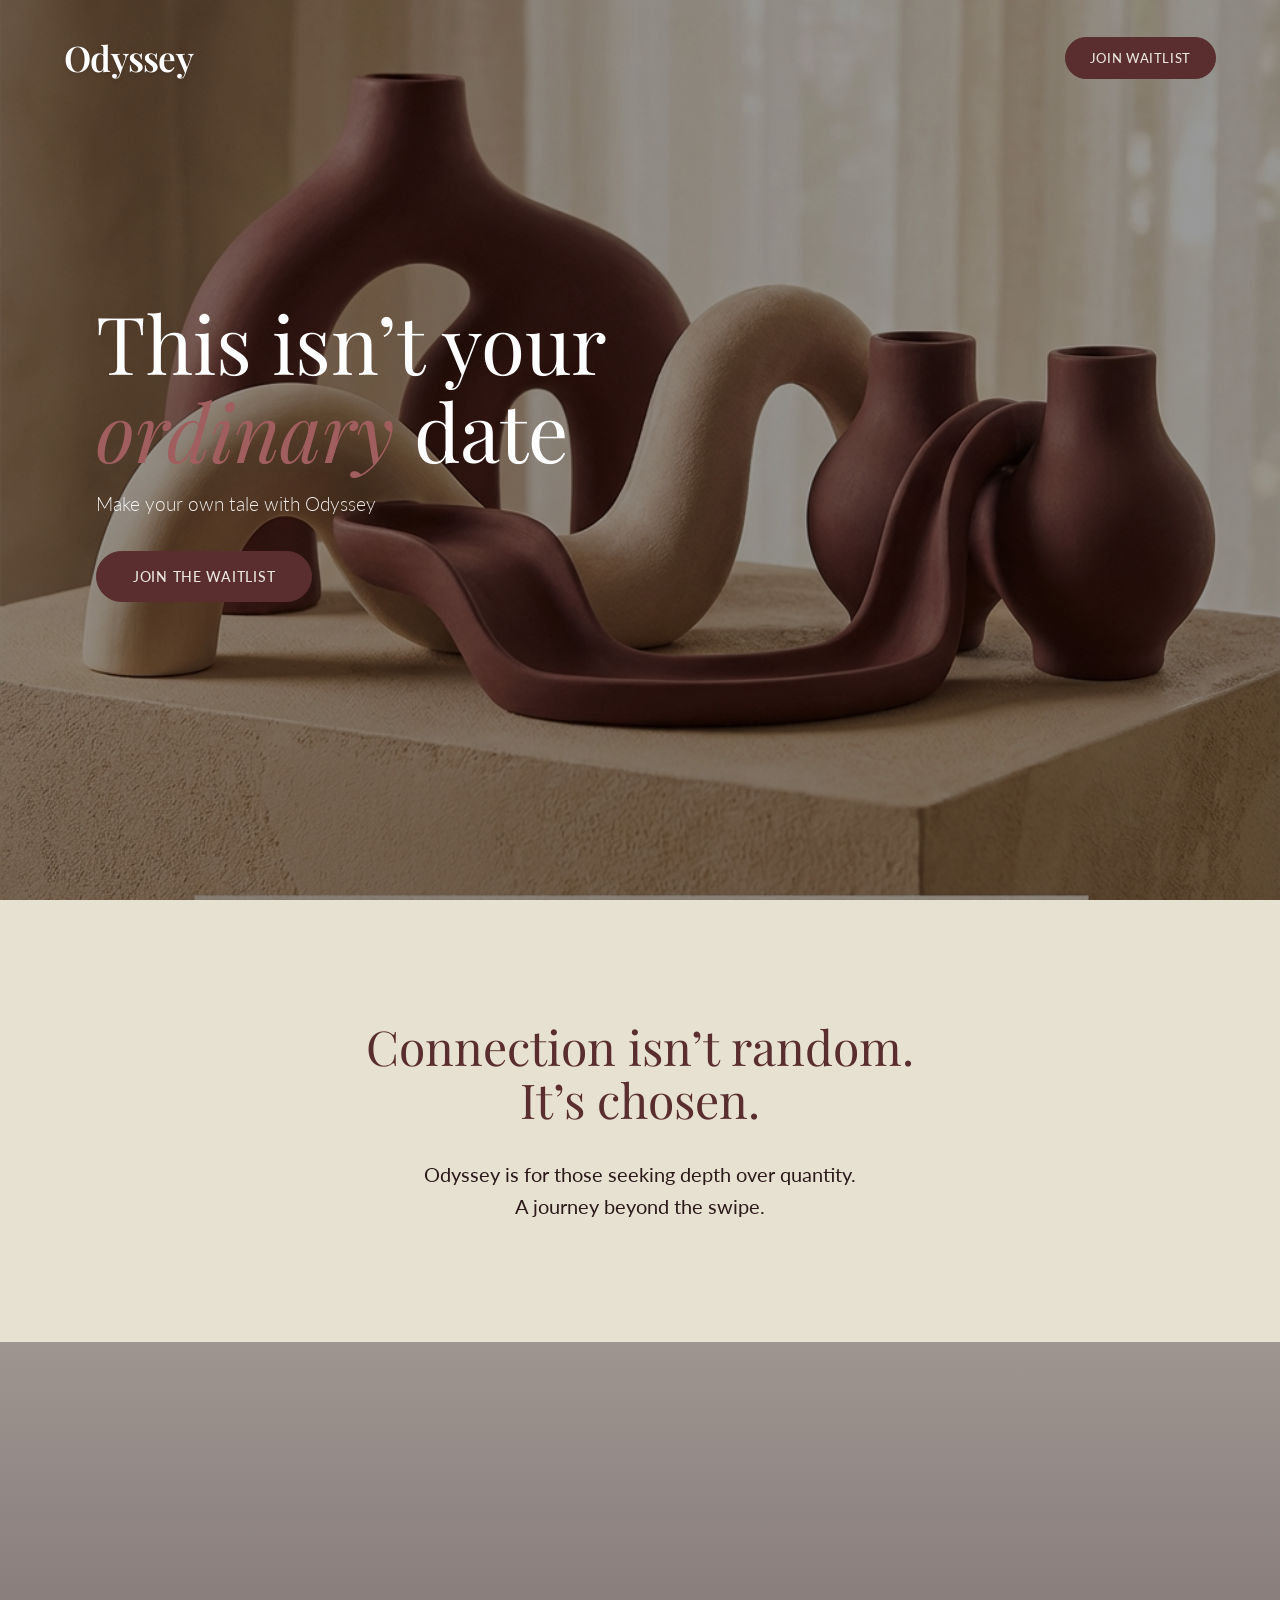
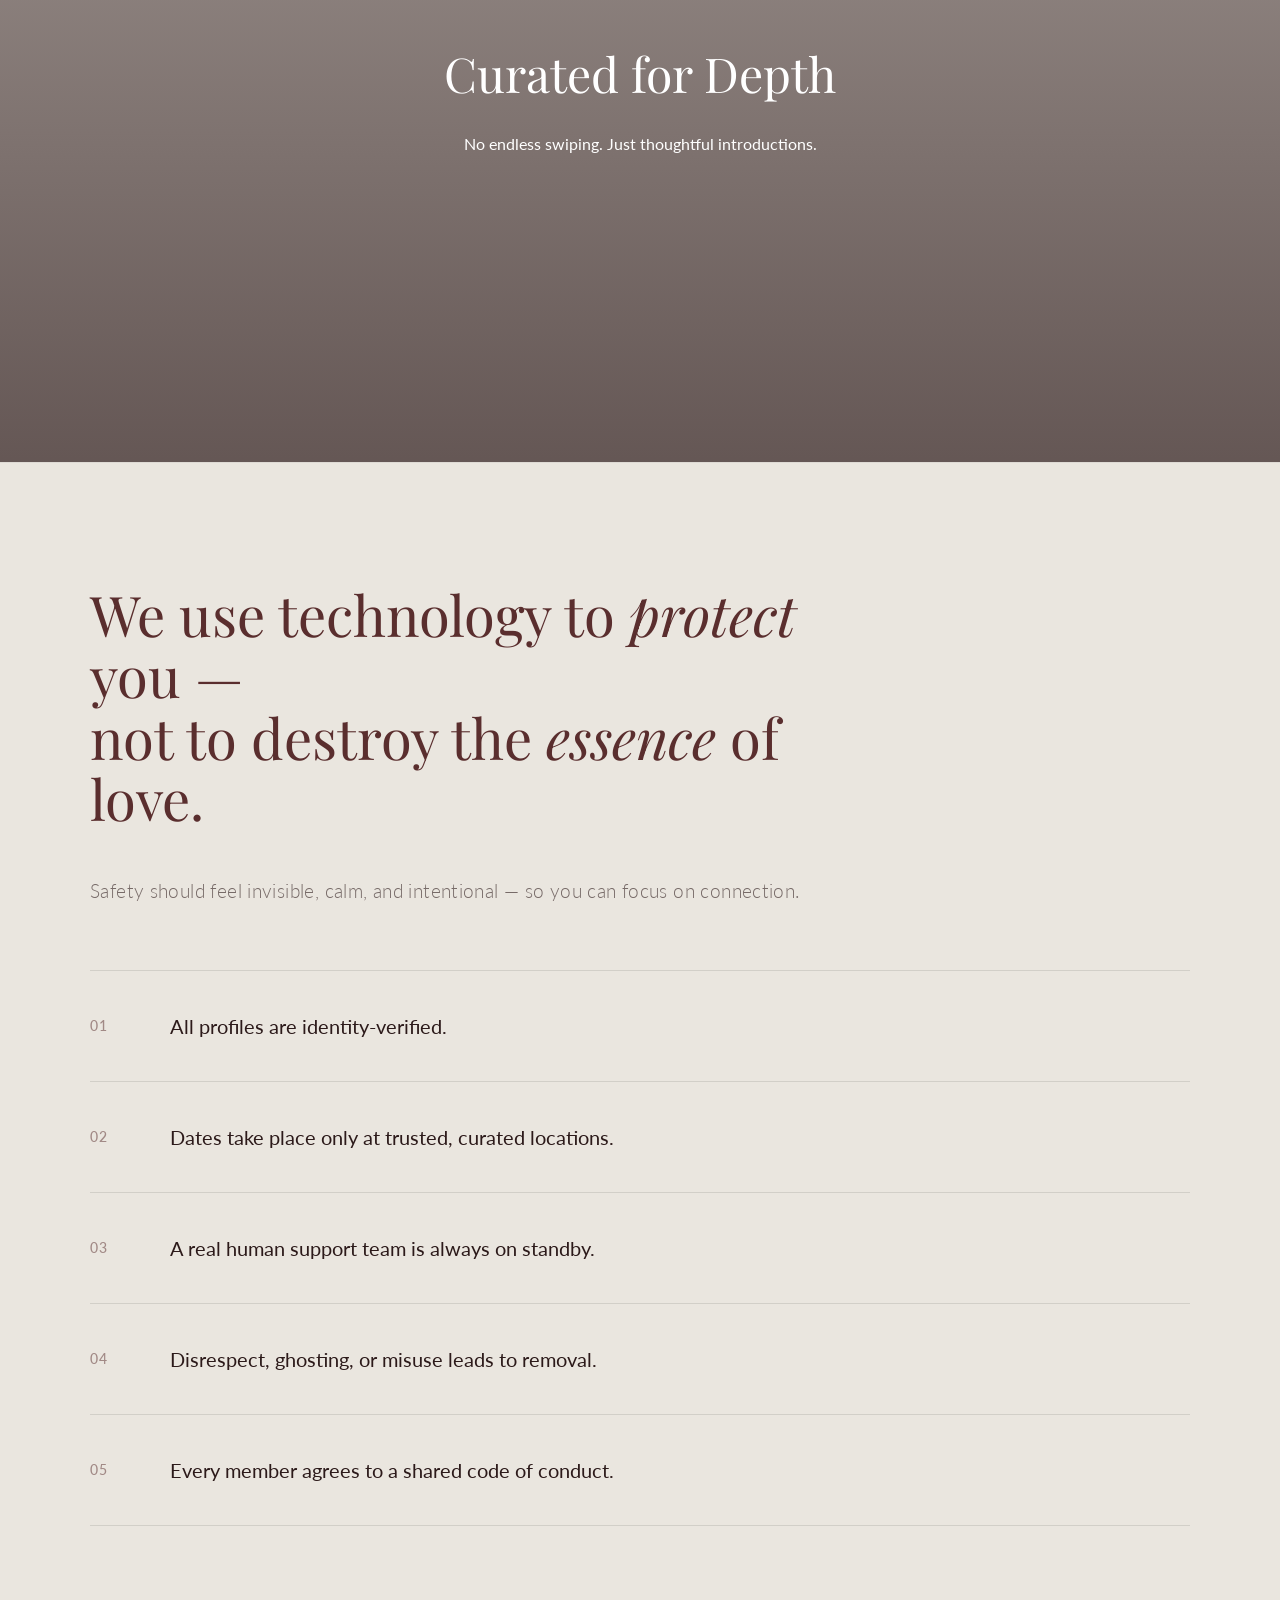
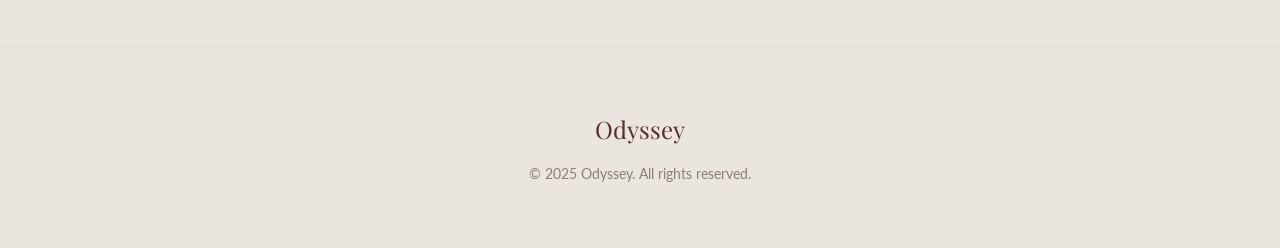
<file: index.html>
<!DOCTYPE html>
<html lang="en">

<head>
    <meta charset="UTF-8">
    <meta name="viewport" content="width=device-width, initial-scale=1.0">
    <title>Odyssey | This isn’t your ordinary date</title>
    <meta name="description"
        content="Odyssey is a premium, minimalist platform redefining intentional connection. Make your own tale with Odyssey.">

    <!-- Google Fonts -->
    <link rel="preconnect" href="https://fonts.googleapis.com">
    <link rel="preconnect" href="https://fonts.gstatic.com" crossorigin>
    <link
        href="https://fonts.googleapis.com/css2?family=Cormorant+Garamond:ital,wght@0,400;0,600;1,400&family=Lato:wght@300;400;700&family=Playfair+Display:wght@400;600;800&display=swap"
        rel="stylesheet">

    <link rel="stylesheet" href="css/reference.css">
</head>

<body>
    <header class="site-header">
        <div class="logo">Odyssey</div>
        <nav class="main-nav">
            <!-- Updated Link: Goes to App Dashboard -->
            <!-- <button class="btn btn-secondary" onclick="window.location.href='app.html'">LOGIN</button> -->
            <!-- Updated Link: Goes to Onboarding -->
            <button class="btn btn-primary" onclick="window.location.href='waitlist.html'">JOIN WAITLIST</button>
        </nav>
    </header>

    <main>
        <!-- Hero Section -->
        <section class="hero">
            <div class="hero-content">
                <h1 class="hero-title">This isn’t your <span class="italic-text">ordinary</span> date</h1>
                <p class="hero-subtitle">Make your own tale with Odyssey</p>
                <div class="cta-group">
                    <!-- Updated Link: Goes to Onboarding -->
                    <button class="btn btn-cta" onclick="window.location.href='waitlist.html'">JOIN THE
                        WAITLIST</button>
                </div>
            </div>
        </section>

        <!-- Vision/Manifesto Section -->
        <section class="vision section-padding">
            <div class="container narrow">
                <h2 class="section-title">Connection isn’t random.<br>It’s chosen.</h2>
                <p class="vision-text">
                    Odyssey is for those seeking depth over quantity.<br>A journey beyond the swipe.
                </p>
            </div>
        </section>

        <!-- Match Discovery Section -->
        <section class="discovery section-padding reveal">
            <video id="discoveryVideo" class="discovery-video-bg" autoplay muted playsinline>
                <source src="videos/discovery_1.mp4" type="video/mp4">
            </video>
            <div class="discovery-overlay"></div>

            <div class="container">
                <div class="section-header">
                    <h2 class="section-title">Curated for Depth</h2>
                    <p class="section-subtitle">No endless swiping. Just thoughtful introductions.</p>
                </div>
            </div>
        </section>
        <!-- Refined Safety & Ethics Section -->
        <section class="safety-section reveal">
            <div class="safety-container">
                <h2 class="safety-title">We use technology to <em>protect</em> you —<br>not to destroy the
                    <em>essence</em> of love.
                </h2>
                <p class="safety-subtitle">Safety should feel invisible, calm, and intentional — so you can focus on
                    connection.</p>

                <div class="safety-grid">
                    <div class="safety-row">
                        <span class="safety-number">01</span>
                        <div class="safety-text">All profiles are identity-verified.</div>
                    </div>
                    <div class="safety-row">
                        <span class="safety-number">02</span>
                        <div class="safety-text">Dates take place only at trusted, curated locations.</div>
                    </div>
                    <div class="safety-row">
                        <span class="safety-number">03</span>
                        <div class="safety-text">A real human support team is always on standby.</div>
                    </div>
                    <div class="safety-row">
                        <span class="safety-number">04</span>
                        <div class="safety-text">Disrespect, ghosting, or misuse leads to removal.</div>
                    </div>
                    <div class="safety-row">
                        <span class="safety-number">05</span>
                        <div class="safety-text">Every member agrees to a shared code of conduct.</div>
                    </div>
                </div>
            </div>
        </section>
    </main>

    <footer class="site-footer">
        <div class="container">
            <div class="footer-brand"
                style="font-family: var(--font-headline); font-size: 1.5rem; color: var(--color-primary);">Odyssey</div>
            <p style="opacity: 0.5; font-size: 0.9rem; margin-top: 1rem;">&copy; 2025 Odyssey. All rights reserved.</p>
        </div>
    </footer>

    <script src="js/reference.js"></script>
</body>

</html>
</file>
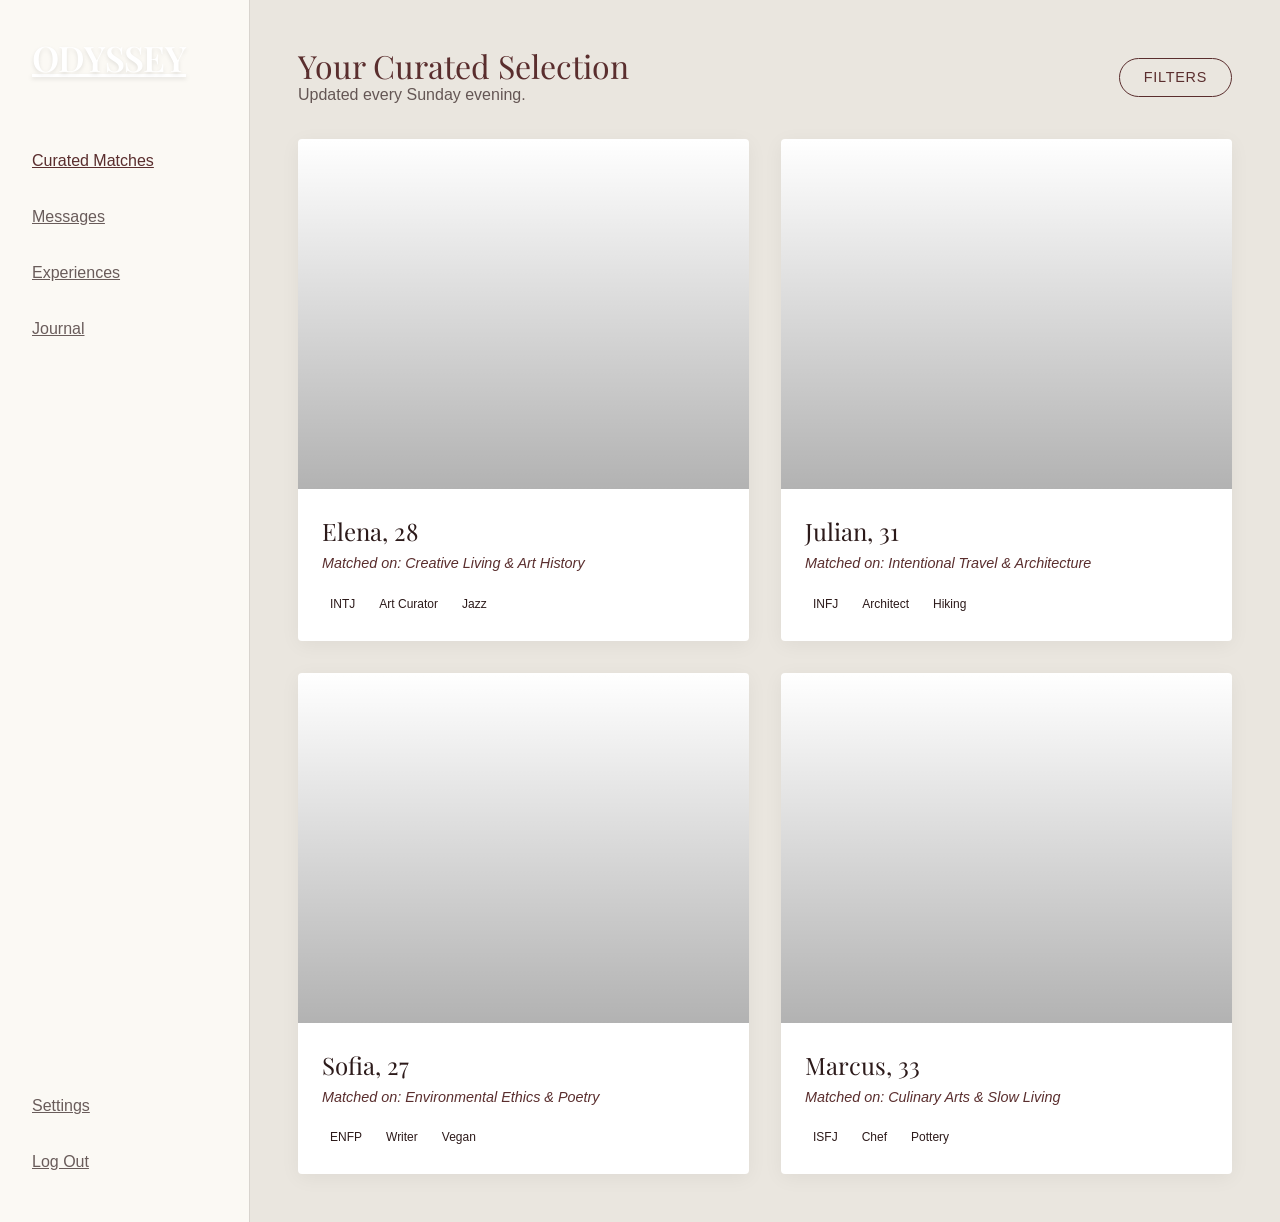
<file: app.html>
<!DOCTYPE html>
<html lang="en">

<head>
    <meta charset="UTF-8">
    <meta name="viewport" content="width=device-width, initial-scale=1.0">
    <title>Odyssey | Curated Matches</title>

    <!-- Google Fonts -->
    <link rel="preconnect" href="https://fonts.googleapis.com">
    <link rel="preconnect" href="https://fonts.gstatic.com" crossorigin>
    <link
        href="https://fonts.googleapis.com/css2?family=Cormorant+Garamond:ital,wght@1,400;1,600&family=Inter:wght@300;400;500&family=Playfair+Display:ital,wght@0,400;0,600;1,400&display=swap"
        rel="stylesheet">

    <!-- CSS -->
    <link rel="stylesheet" href="css/reference.css">
    <!-- <link rel="stylesheet" href="css/components.css"> -->

    <style>
        .app-layout {
            display: grid;
            grid-template-columns: 250px 1fr;
            min-height: 100vh;
        }

        .sidebar {
            background-color: #FBF9F4;
            /* Lighter beige */
            border-right: 1px solid var(--color-stone);
            padding: 2rem;
            display: flex;
            flex-direction: column;
        }

        .nav-item {
            display: flex;
            align-items: center;
            padding: 1rem 0;
            color: var(--color-charcoal);
            font-family: var(--font-sans);
            font-weight: 500;
            opacity: 0.7;
            transition: 0.3s;
        }

        .nav-item:hover,
        .nav-item.active {
            opacity: 1;
            color: var(--color-mehroon);
        }

        .main-content {
            padding: 3rem;
            background-color: var(--color-beige);
        }

        .match-grid {
            display: grid;
            grid-template-columns: repeat(auto-fill, minmax(300px, 1fr));
            gap: 2rem;
            margin-top: 2rem;
        }

        .match-card {
            background: #fff;
            border-radius: 4px;
            overflow: hidden;
            box-shadow: 0 4px 20px rgba(0, 0, 0, 0.05);
            transition: 0.3s;
        }

        .match-card:hover {
            transform: translateY(-4px);
            box-shadow: 0 8px 30px rgba(0, 0, 0, 0.08);
        }

        .match-img {
            height: 350px;
            background-color: #ddd;
            position: relative;
        }

        .match-info {
            padding: 1.5rem;
        }

        .match-name {
            font-family: var(--font-serif);
            font-size: 1.5rem;
            margin-bottom: 0.25rem;
        }

        .match-reason {
            font-size: 0.9rem;
            color: var(--color-mehroon);
            font-style: italic;
            font-family: var(--font-accent);
            margin-bottom: 1rem;
        }

        .tags {
            display: flex;
            flex-wrap: wrap;
            gap: 0.5rem;
        }

        .tag {
            font-size: 0.75rem;
            padding: 0.25rem 0.5rem;
            background-color: var(--color-beige-dark);
            border-radius: 4px;
            color: var(--color-charcoal);
        }
    </style>
</head>

<body>

    <div class="app-layout">
        <!-- Sidebar -->
        <aside class="sidebar">
            <a href="index.html" class="logo" style="margin-bottom: 3rem;">ODYSSEY</a>

            <nav>
                <a href="app.html" class="nav-item active">Curated Matches</a>
                <a href="messages.html" class="nav-item">Messages</a>
                <a href="experiences.html" class="nav-item">Experiences</a>
                <a href="journal.html" class="nav-item">Journal</a>
            </nav>

            <div style="margin-top: auto;">
                <a href="#" class="nav-item">Settings</a>
                <a href="index.html" class="nav-item">Log Out</a>
            </div>
        </aside>

        <!-- Main Content -->
        <main class="main-content">
            <header style="display: flex; justify-content: space-between; align-items: center; margin-bottom: 2rem;">
                <div>
                    <h2 style="font-family: var(--font-serif); font-size: 2rem;">Your Curated Selection</h2>
                    <p style="color: var(--color-charcoal); opacity: 0.7;">Updated every Sunday evening.</p>
                </div>
                <div class="btn btn-secondary" style="padding: 0.5rem 1.5rem; font-size: 0.9rem;">Filters</div>
            </header>

            <div class="match-grid">
                <!-- Card 1 -->
                <div class="match-card">
                    <div class="match-img"
                        style="background: linear-gradient(to bottom, transparent, rgba(0,0,0,0.3)), url('https://images.unsplash.com/photo-1534528741775-53994a69daeb?auto=format&fit=crop&w=500&q=60') center/cover;">
                    </div>
                    <div class="match-info">
                        <div class="match-name">Elena, 28</div>
                        <div class="match-reason">Matched on: Creative Living & Art History</div>
                        <div class="tags">
                            <span class="tag">INTJ</span>
                            <span class="tag">Art Curator</span>
                            <span class="tag">Jazz</span>
                        </div>
                    </div>
                </div>

                <!-- Card 2 -->
                <div class="match-card">
                    <div class="match-img"
                        style="background: linear-gradient(to bottom, transparent, rgba(0,0,0,0.3)), url('https://images.unsplash.com/photo-1507003211169-0a1dd7228f2d?auto=format&fit=crop&w=500&q=60') center/cover;">
                    </div>
                    <div class="match-info">
                        <div class="match-name">Julian, 31</div>
                        <div class="match-reason">Matched on: Intentional Travel & Architecture</div>
                        <div class="tags">
                            <span class="tag">INFJ</span>
                            <span class="tag">Architect</span>
                            <span class="tag">Hiking</span>
                        </div>
                    </div>
                </div>

                <!-- Card 3 -->
                <div class="match-card">
                    <div class="match-img"
                        style="background: linear-gradient(to bottom, transparent, rgba(0,0,0,0.3)), url('https://images.unsplash.com/photo-1524504388940-b1c1722653e1?auto=format&fit=crop&w=500&q=60') center/cover;">
                    </div>
                    <div class="match-info">
                        <div class="match-name">Sofia, 27</div>
                        <div class="match-reason">Matched on: Environmental Ethics & Poetry</div>
                        <div class="tags">
                            <span class="tag">ENFP</span>
                            <span class="tag">Writer</span>
                            <span class="tag">Vegan</span>
                        </div>
                    </div>
                </div>

                <!-- Card 4 -->
                <div class="match-card">
                    <div class="match-img"
                        style="background: linear-gradient(to bottom, transparent, rgba(0,0,0,0.3)), url('https://images.unsplash.com/photo-1500648767791-00dcc994a43e?auto=format&fit=crop&w=500&q=60') center/cover;">
                    </div>
                    <div class="match-info">
                        <div class="match-name">Marcus, 33</div>
                        <div class="match-reason">Matched on: Culinary Arts & Slow Living</div>
                        <div class="tags">
                            <span class="tag">ISFJ</span>
                            <span class="tag">Chef</span>
                            <span class="tag">Pottery</span>
                        </div>
                    </div>
                </div>
            </div>
        </main>
    </div>

    <script src="js/app.js"></script>
</body>

</html>
</file>
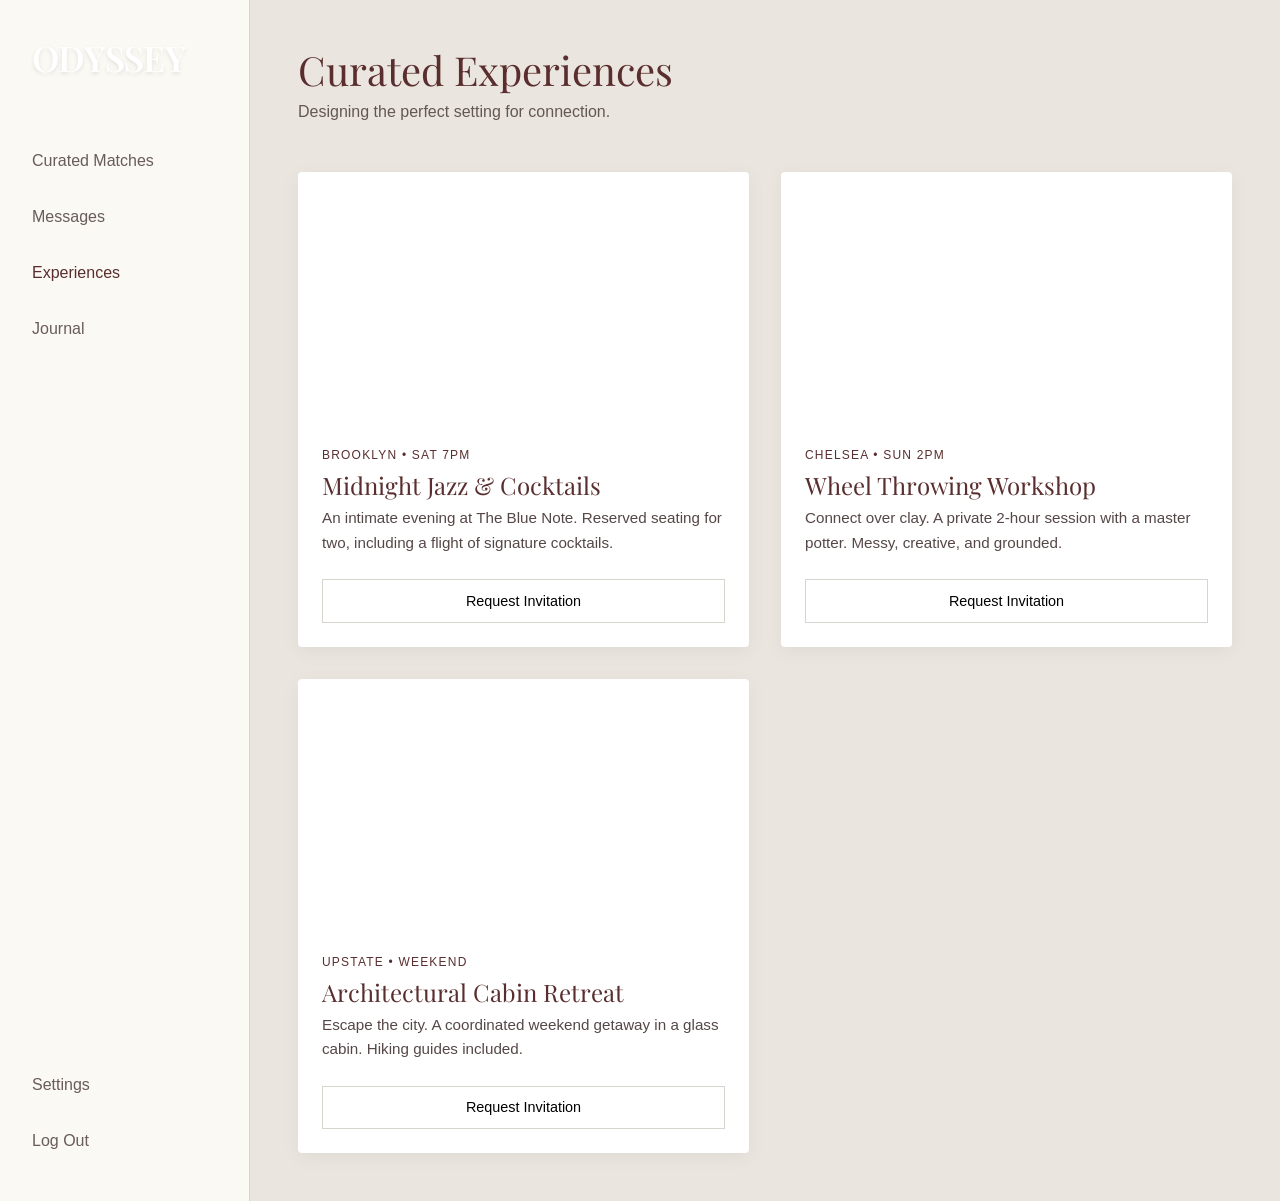
<file: experiences.html>
<!DOCTYPE html>
<html lang="en">

<head>
    <meta charset="UTF-8">
    <meta name="viewport" content="width=device-width, initial-scale=1.0">
    <title>Odyssey | Experiences</title>

    <!-- Fonts & CSS -->
    <link
        href="https://fonts.googleapis.com/css2?family=Cormorant+Garamond:ital,wght@1,400;1,600&family=Inter:wght@300;400;500&family=Playfair+Display:ital,wght@0,400;0,600;1,400&display=swap"
        rel="stylesheet">
    <link rel="stylesheet" href="css/reference.css">

    <style>
        /* Reusing App Layout */
        .app-layout {
            display: grid;
            grid-template-columns: 250px 1fr;
            min-height: 100vh;
        }

        .sidebar {
            background-color: #FBF9F4;
            border-right: 1px solid var(--color-stone);
            padding: 2rem;
            display: flex;
            flex-direction: column;
        }

        .nav-item {
            display: flex;
            align-items: center;
            padding: 1rem 0;
            color: var(--color-charcoal);
            font-family: var(--font-sans);
            font-weight: 500;
            opacity: 0.7;
            text-decoration: none;
            transition: 0.3s;
        }

        .nav-item:hover,
        .nav-item.active {
            opacity: 1;
            color: var(--color-mehroon);
        }

        .main-content {
            padding: 3rem;
            background-color: var(--color-beige);
        }

        /* Experience Cards */
        .exp-grid {
            display: grid;
            grid-template-columns: repeat(auto-fill, minmax(350px, 1fr));
            gap: 2rem;
        }

        .exp-card {
            background: #fff;
            border-radius: 4px;
            overflow: hidden;
            box-shadow: 0 4px 20px rgba(0, 0, 0, 0.05);
            transition: 0.3s;
            position: relative;
        }

        .exp-card:hover {
            transform: translateY(-4px);
            box-shadow: 0 8px 30px rgba(0, 0, 0, 0.08);
        }

        .exp-img {
            height: 250px;
            background-color: #ddd;
            position: relative;
        }

        .exp-content {
            padding: 1.5rem;
        }

        .exp-tag {
            font-size: 0.75rem;
            text-transform: uppercase;
            letter-spacing: 0.1em;
            color: var(--color-mehroon);
            margin-bottom: 0.5rem;
            display: block;
        }

        .exp-title {
            font-family: var(--font-serif);
            font-size: 1.5rem;
            margin-bottom: 0.5rem;
        }

        .exp-desc {
            font-size: 0.95rem;
            opacity: 0.8;
            margin-bottom: 1.5rem;
            line-height: 1.6;
        }

        .btn-book {
            width: 100%;
            padding: 0.8rem;
            text-align: center;
            border: 1px solid var(--color-stone);
            background: transparent;
            cursor: pointer;
            transition: 0.2s;
            font-family: var(--font-sans);
            font-size: 0.9rem;
        }

        .btn-book:hover {
            border-color: var(--color-mehroon);
            color: var(--color-mehroon);
        }
    </style>
</head>

<body>

    <div class="app-layout">
        <aside class="sidebar">
            <a href="index.html" class="logo" style="margin-bottom: 3rem; text-decoration: none;">ODYSSEY</a>
            <nav>
                <a href="app.html" class="nav-item">Curated Matches</a>
                <a href="messages.html" class="nav-item">Messages</a>
                <a href="experiences.html" class="nav-item active">Experiences</a>
                <a href="journal.html" class="nav-item">Journal</a>
            </nav>
            <div style="margin-top: auto;">
                <a href="#" class="nav-item">Settings</a>
                <a href="index.html" class="nav-item">Log Out</a>
            </div>
        </aside>

        <main class="main-content">
            <header style="margin-bottom: 3rem;">
                <h2 style="font-family: var(--font-serif); font-size: 2.5rem; margin-bottom: 0.5rem;">Curated
                    Experiences</h2>
                <p style="opacity: 0.7;">Designing the perfect setting for connection.</p>
            </header>

            <div class="exp-grid">
                <!-- Card 1 -->
                <div class="exp-card">
                    <div class="exp-img"
                        style="background: url('https://images.unsplash.com/photo-1516450360452-9312f5e86fc7?auto=format&fit=crop&w=800&q=80') center/cover;">
                    </div>
                    <div class="exp-content">
                        <span class="exp-tag">Brooklyn • Sat 7PM</span>
                        <h3 class="exp-title">Midnight Jazz & Cocktails</h3>
                        <p class="exp-desc">An intimate evening at The Blue Note. Reserved seating for two, including a
                            flight of signature cocktails.</p>
                        <button class="btn-book" onclick="alert('Reservation Request Sent!')">Request
                            Invitation</button>
                    </div>
                </div>

                <!-- Card 2 -->
                <div class="exp-card">
                    <div class="exp-img"
                        style="background: url('https://images.unsplash.com/photo-1459749411177-287ce3276916?auto=format&fit=crop&w=800&q=80') center/cover;">
                    </div>
                    <div class="exp-content">
                        <span class="exp-tag">Chelsea • Sun 2PM</span>
                        <h3 class="exp-title">Wheel Throwing Workshop</h3>
                        <p class="exp-desc">Connect over clay. A private 2-hour session with a master potter. Messy,
                            creative, and grounded.</p>
                        <button class="btn-book" onclick="alert('Reservation Request Sent!')">Request
                            Invitation</button>
                    </div>
                </div>

                <!-- Card 3 -->
                <div class="exp-card">
                    <div class="exp-img"
                        style="background: url('https://images.unsplash.com/photo-1543007630-9710e4a00a20?auto=format&fit=crop&w=800&q=80') center/cover;">
                    </div>
                    <div class="exp-content">
                        <span class="exp-tag">Upstate • Weekend</span>
                        <h3 class="exp-title">Architectural Cabin Retreat</h3>
                        <p class="exp-desc">Escape the city. A coordinated weekend getaway in a glass cabin. Hiking
                            guides included.</p>
                        <button class="btn-book" onclick="alert('Reservation Request Sent!')">Request
                            Invitation</button>
                    </div>
                </div>
            </div>
        </main>
    </div>

</body>

</html>
</file>
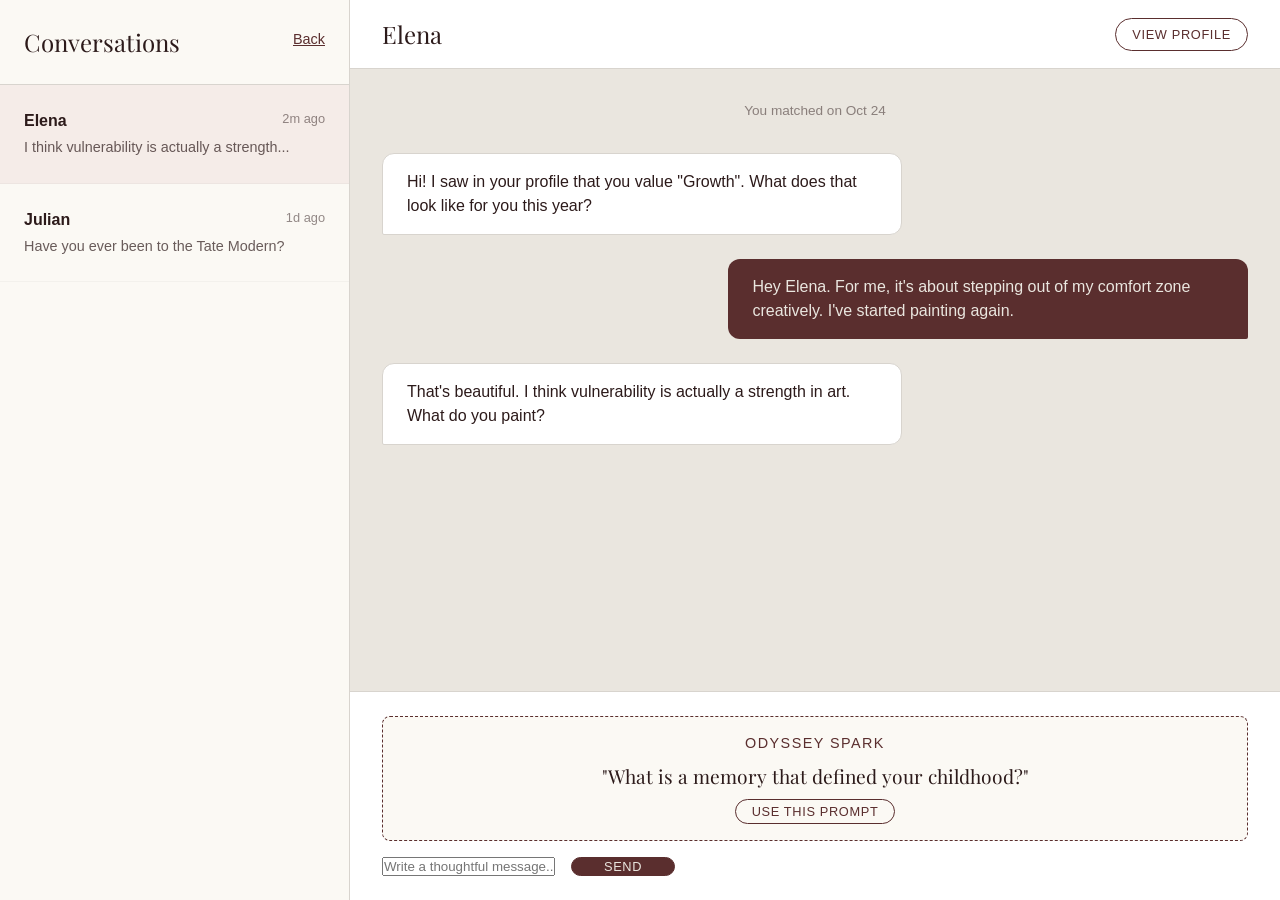
<file: messages.html>
<!DOCTYPE html>
<html lang="en">

<head>
    <meta charset="UTF-8">
    <meta name="viewport" content="width=device-width, initial-scale=1.0">
    <title>Odyssey | Messages</title>

    <!-- Fonts & CSS -->
    <link
        href="https://fonts.googleapis.com/css2?family=Cormorant+Garamond:ital,wght@1,400;1,600&family=Inter:wght@300;400;500&family=Playfair+Display:ital,wght@0,400;0,600;1,400&display=swap"
        rel="stylesheet">
    <link rel="stylesheet" href="css/reference.css">
    <!-- <link rel="stylesheet" href="css/components.css"> -->

    <style>
        body {
            height: 100vh;
            display: flex;
            flex-direction: column;
            overflow: hidden;
        }

        .msg-grid {
            display: grid;
            grid-template-columns: 350px 1fr;
            flex: 1;
        }

        /* Sidebar Styles */
        .msg-sidebar {
            background-color: #FBF9F4;
            border-right: 1px solid var(--color-stone);
            overflow-y: auto;
        }

        .msg-header {
            padding: 1.5rem;
            border-bottom: 1px solid var(--color-stone);
            font-family: var(--font-serif);
            font-size: 1.5rem;
        }

        .conversation-item {
            padding: 1.5rem;
            border-bottom: 1px solid rgba(0, 0, 0, 0.03);
            cursor: pointer;
            transition: background 0.2s;
        }

        .conversation-item:hover,
        .conversation-item.active {
            background-color: rgba(128, 0, 0, 0.05);
        }

        .conv-name {
            font-weight: 600;
            margin-bottom: 0.25rem;
            display: flex;
            justify-content: space-between;
        }

        .conv-preview {
            font-size: 0.9rem;
            opacity: 0.7;
            white-space: nowrap;
            overflow: hidden;
            text-overflow: ellipsis;
        }

        /* Chat Area */
        .chat-area {
            display: flex;
            flex-direction: column;
            background-color: #fff;
        }

        .chat-header {
            padding: 1rem 2rem;
            border-bottom: 1px solid var(--color-stone);
            display: flex;
            align-items: center;
            justify-content: space-between;
        }

        .chat-messages {
            flex: 1;
            padding: 2rem;
            overflow-y: auto;
            background-color: var(--color-beige);
        }

        .message {
            max-width: 60%;
            margin-bottom: 1.5rem;
            padding: 1rem 1.5rem;
            border-radius: 12px;
            font-size: 1rem;
            line-height: 1.5;
        }

        .msg-received {
            background-color: #fff;
            border: 1px solid var(--color-stone);
            align-self: flex-start;
            border-bottom-left-radius: 2px;
        }

        .msg-sent {
            background-color: var(--color-mehroon);
            color: var(--color-beige);
            margin-left: auto;
            border-bottom-right-radius: 2px;
        }

        .chat-input-area {
            padding: 1.5rem 2rem;
            background-color: #fff;
            border-top: 1px solid var(--color-stone);
        }

        /* Odyssey Prompt Widget */
        .prompt-widget {
            background-color: #FBF9F4;
            border: 1px dashed var(--color-mehroon);
            padding: 1rem;
            border-radius: 8px;
            margin-bottom: 1rem;
            text-align: center;
        }

        .prompt-label {
            font-family: var(--font-accent);
            color: var(--color-mehroon);
            font-size: 0.9rem;
            margin-bottom: 0.5rem;
            text-transform: uppercase;
            letter-spacing: 0.1em;
        }

        .prompt-text {
            font-family: var(--font-serif);
            font-size: 1.2rem;
            margin-bottom: 0.5rem;
        }

        .chat-controls {
            display: flex;
            gap: 1rem;
        }
    </style>
</head>

<body>

    <div class="msg-grid">
        <!-- Sidebar -->
        <aside class="msg-sidebar">
            <div class="msg-header">
                Conversations
                <a href="app.html"
                    style="font-size: 0.9rem; float: right; margin-top: 5px; font-family: var(--font-sans); color: var(--color-mehroon);">Back</a>
            </div>

            <div class="conversation-item active">
                <div class="conv-name">Elena <span style="font-weight: 400; opacity: 0.5; font-size: 0.8rem;">2m
                        ago</span></div>
                <div class="conv-preview">I think vulnerability is actually a strength...</div>
            </div>

            <div class="conversation-item">
                <div class="conv-name">Julian <span style="font-weight: 400; opacity: 0.5; font-size: 0.8rem;">1d
                        ago</span></div>
                <div class="conv-preview">Have you ever been to the Tate Modern?</div>
            </div>
        </aside>

        <!-- Main Chat -->
        <main class="chat-area">
            <div class="chat-header">
                <div style="font-family: var(--font-serif); font-size: 1.5rem;">Elena</div>
                <button class="btn btn-secondary" style="padding: 0.5rem 1rem; font-size: 0.8rem;">View Profile</button>
            </div>

            <div class="chat-messages">
                <div style="text-align: center; margin-bottom: 2rem; opacity: 0.5; font-size: 0.85rem;">You matched on
                    Oct 24</div>

                <div class="message msg-received">
                    Hi! I saw in your profile that you value "Growth". What does that look like for you this year?
                </div>

                <div class="message msg-sent">
                    Hey Elena. For me, it's about stepping out of my comfort zone creatively. I've started painting
                    again.
                </div>

                <div class="message msg-received">
                    That's beautiful. I think vulnerability is actually a strength in art. What do you paint?
                </div>
            </div>

            <div class="chat-input-area">
                <!-- Odyssey Prompt -->
                <div class="prompt-widget">
                    <div class="prompt-label">Odyssey Spark</div>
                    <div class="prompt-text">"What is a memory that defined your childhood?"</div>
                    <button class="btn btn-secondary" style="font-size: 0.8rem; padding: 0.25rem 1rem;">Use this
                        prompt</button>
                </div>

                <div class="chat-controls">
                    <input type="text" class="input-field" placeholder="Write a thoughtful message..."
                        style="margin-bottom: 0;">
                    <button class="btn btn-primary" style="padding: 0 2rem;">Send</button>
                </div>
            </div>
        </main>
    </div>

    <script src="js/messages.js"></script>
</body>

</html>
</file>
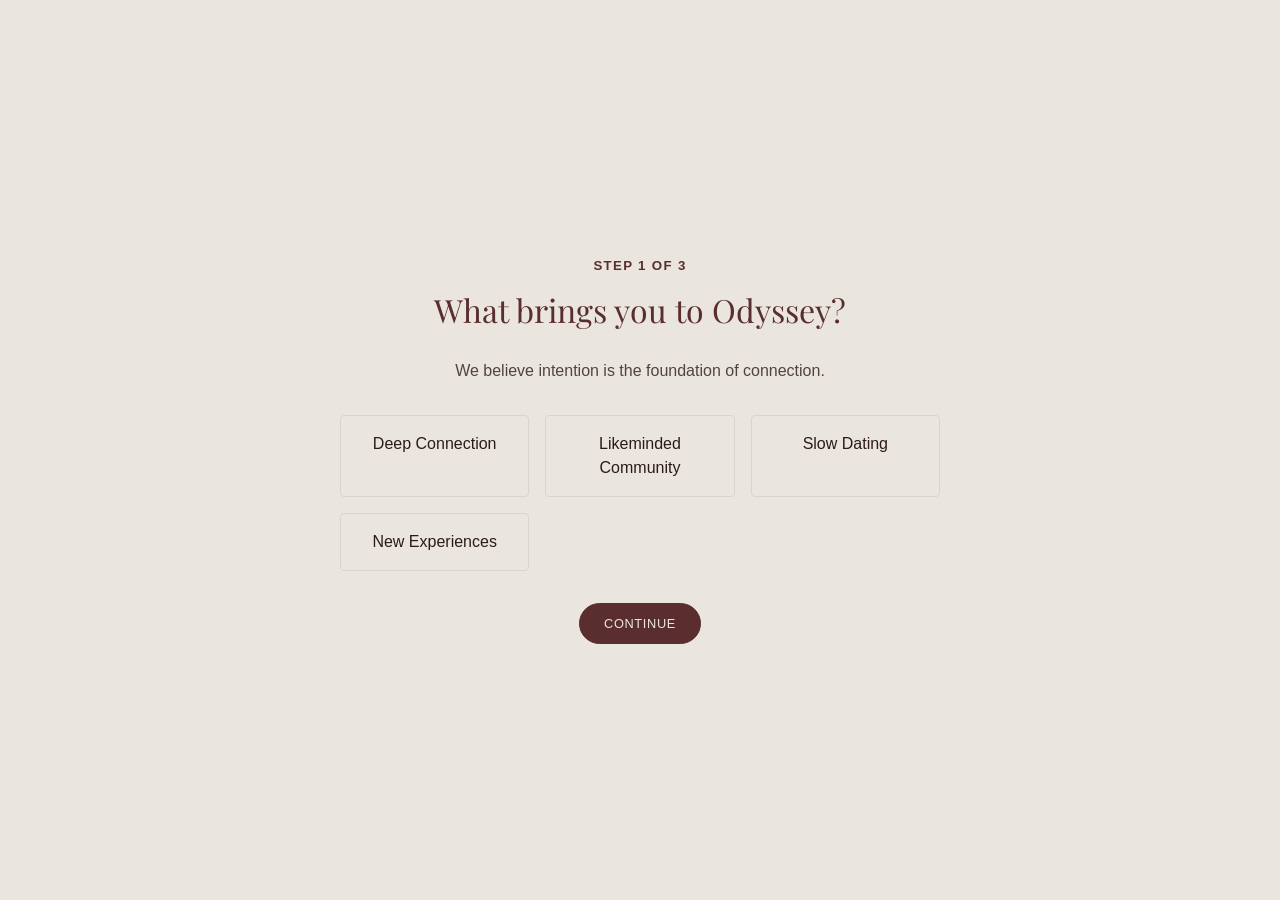
<file: onboarding.html>
<!DOCTYPE html>
<html lang="en">

<head>
    <meta charset="UTF-8">
    <meta name="viewport" content="width=device-width, initial-scale=1.0">
    <title>Odyssey | Begin Your Journey</title>

    <!-- Google Fonts -->
    <link rel="preconnect" href="https://fonts.googleapis.com">
    <link rel="preconnect" href="https://fonts.gstatic.com" crossorigin>
    <link
        href="https://fonts.googleapis.com/css2?family=Cormorant+Garamond:ital,wght@1,400;1,600&family=Inter:wght@300;400;500&family=Playfair+Display:ital,wght@0,400;0,600;1,400&display=swap"
        rel="stylesheet">

    <!-- CSS -->
    <link rel="stylesheet" href="css/reference.css">
    <!-- <link rel="stylesheet" href="css/components.css"> -->

    <style>
        body {
            display: flex;
            align-items: center;
            justify-content: center;
            min-height: 100vh;
            background-color: var(--color-beige);
        }

        .wizard-container {
            max-width: 600px;
            width: 90%;
            text-align: center;
        }

        .step {
            display: none;
            animation: fadeIn 0.5s ease;
        }

        .step.active {
            display: block;
        }

        @keyframes fadeIn {
            from {
                opacity: 0;
                transform: translateY(10px);
            }

            to {
                opacity: 1;
                transform: translateY(0);
            }
        }

        .options-grid {
            display: grid;
            grid-template-columns: repeat(auto-fit, minmax(140px, 1fr));
            gap: 1rem;
            margin: 2rem 0;
        }

        .selectable {
            padding: 1rem;
            border: 1px solid var(--color-stone);
            border-radius: 4px;
            cursor: pointer;
            transition: 0.2s;
            font-family: var(--font-sans);
        }

        .selectable:hover {
            border-color: var(--color-mehroon);
        }

        .selectable.selected {
            background-color: var(--color-mehroon);
            color: var(--color-beige);
            border-color: var(--color-mehroon);
        }

        .progress-bar {
            position: fixed;
            top: 0;
            left: 0;
            height: 4px;
            background-color: var(--color-stone);
            width: 100%;
        }

        .progress-fill {
            height: 100%;
            background-color: var(--color-mehroon);
            width: 33%;
            /* Dynamic via JS if needed, static for prototype */
            transition: width 0.3s ease;
        }

        textarea {
            width: 100%;
            padding: 1rem;
            border: 1px solid var(--color-stone);
            background: transparent;
            font-family: var(--font-sans);
            font-size: 1rem;
            resize: vertical;
            min-height: 150px;
        }
    </style>
</head>

<body>

    <div class="wizard-container">

        <!-- Step 1: Basics -->
        <div class="step active">
            <h5 style="color: var(--color-mehroon); letter-spacing: 0.1em; text-transform: uppercase;">Step 1 of 3</h5>
            <h1 style="margin: 1rem 0 2rem;">What brings you to Odyssey?</h1>
            <p style="margin-bottom: 2rem; color: var(--color-charcoal); opacity: 0.8;">We believe intention is the
                foundation of connection.</p>

            <div class="options-grid">
                <div class="selectable">Deep Connection</div>
                <div class="selectable">Likeminded Community</div>
                <div class="selectable">Slow Dating</div>
                <div class="selectable">New Experiences</div>
            </div>

            <button class="btn btn-primary btn-next">Continue</button>
        </div>

        <!-- Step 2: Values -->
        <div class="step">
            <h5 style="color: var(--color-mehroon); letter-spacing: 0.1em; text-transform: uppercase;">Step 2 of 3</h5>
            <h1 style="margin: 1rem 0 2rem;">What do you value most?</h1>
            <p style="margin-bottom: 2rem;">Select up to 3 pillars that define your life right now.</p>

            <div class="options-grid">
                <div class="selectable">Creativity</div>
                <div class="selectable">Growth</div>
                <div class="selectable">Kindness</div>
                <div class="selectable">Ambition</div>
                <div class="selectable">Nature</div>
                <div class="selectable">Family</div>
            </div>

            <div style="display: flex; gap: 1rem; justify-content: center;">
                <button class="btn btn-secondary btn-prev">Back</button>
                <button class="btn btn-primary btn-next">Continue</button>
            </div>
        </div>

        <!-- Step 3: Reflection -->
        <div class="step">
            <h5 style="color: var(--color-mehroon); letter-spacing: 0.1em; text-transform: uppercase;">Final Step</h5>
            <h1 style="margin: 1rem 0 2rem;">Describe your perfect Sunday.</h1>
            <p style="margin-bottom: 2rem;">This will be the first thing your matches see. Be you.</p>

            <textarea placeholder="It starts with slow coffee..."></textarea>

            <div style="margin-top: 2rem; display: flex; gap: 1rem; justify-content: center;">
                <button class="btn btn-secondary btn-prev">Back</button>
                <button class="btn btn-primary btn-next">Enter Odyssey</button>
            </div>
        </div>

    </div>

    <script src="js/onboarding.js"></script>
</body>

</html>
</file>
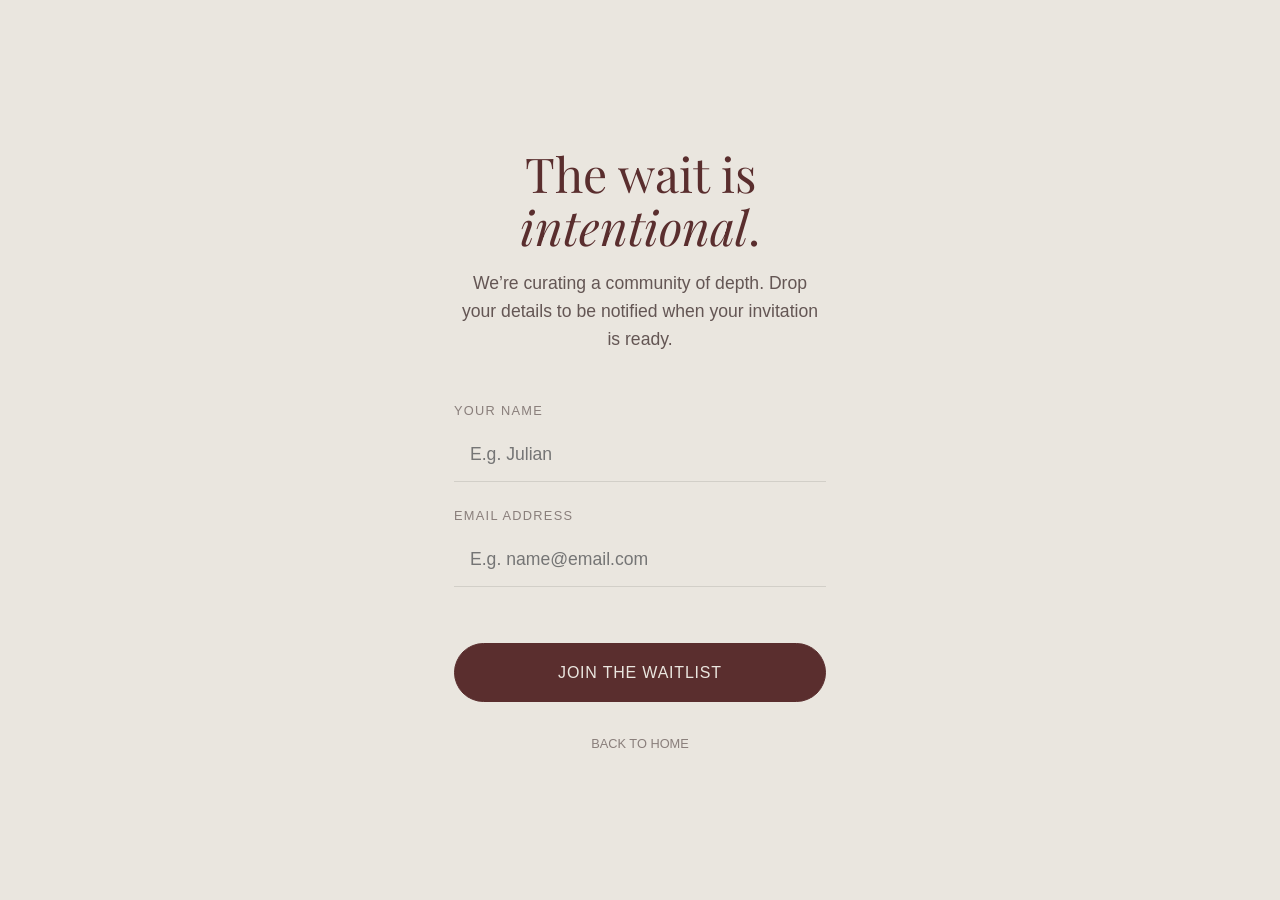
<file: waitlist.html>
<!DOCTYPE html>
<html lang="en">

<head>
    <meta charset="UTF-8">
    <meta name="viewport" content="width=device-width, initial-scale=1.0">
    <title>Odyssey | Join the Waitlist</title>

    <!-- Fonts & CSS -->
    <link
        href="https://fonts.googleapis.com/css2?family=Cormorant+Garamond:ital,wght@1,400;1,600&family=Inter:wght@300;400;500&family=Playfair+Display:ital,wght@0,400;0,600;1,400&display=swap"
        rel="stylesheet">
    <link rel="stylesheet" href="css/reference.css">

    <style>
        body {
            display: flex;
            align-items: center;
            justify-content: center;
            min-height: 100vh;
            background-color: var(--color-bg);
            text-align: center;
        }

        .waitlist-container {
            max-width: 500px;
            width: 90%;
            padding: var(--spacing-lg);
        }

        .waitlist-title {
            font-family: var(--font-headline);
            font-size: 3rem;
            color: var(--color-primary);
            margin-bottom: 1rem;
        }

        .waitlist-subtitle {
            margin-bottom: 3rem;
            opacity: 0.7;
            font-size: 1.1rem;
            line-height: 1.6;
        }

        .input-group {
            margin-bottom: 1.5rem;
            text-align: left;
        }

        .input-label {
            display: block;
            font-size: 0.8rem;
            text-transform: uppercase;
            letter-spacing: 0.1em;
            margin-bottom: 0.5rem;
            opacity: 0.5;
        }

        .input-field {
            width: 100%;
            padding: 1rem;
            border: none;
            border-bottom: 1px solid rgba(0, 0, 0, 0.1);
            background: transparent;
            font-family: var(--font-body);
            font-size: 1.1rem;
            outline: none;
            transition: border-color 0.3s;
        }

        .input-field:focus {
            border-color: var(--color-primary);
        }

        .btn-submit {
            width: 100%;
            margin-top: 2rem;
            padding: 1.2rem;
            font-size: 1rem;
        }

        .success-message {
            display: none;
            animation: fadeIn 0.8s ease forwards;
        }

        @keyframes fadeIn {
            from {
                opacity: 0;
                transform: translateY(10px);
            }

            to {
                opacity: 1;
                transform: translateY(0);
            }
        }
    </style>
</head>

<body>

    <div class="waitlist-container" id="formContainer">
        <h1 class="waitlist-title">The wait is <em>intentional</em>.</h1>
        <p class="waitlist-subtitle">We’re curating a community of depth. Drop your details to be notified when your
            invitation is ready.</p>

        <div class="input-group">
            <label class="input-label">Your Name</label>
            <input type="text" class="input-field" placeholder="E.g. Julian" id="nameInput">
        </div>

        <div class="input-group">
            <label class="input-label">Email Address</label>
            <input type="email" class="input-field" placeholder="E.g. name@email.com" id="emailInput">
        </div>

        <button class="btn btn-primary btn-submit" id="submitBtn">JOIN THE WAITLIST</button>

        <a href="index.html"
            style="display: block; margin-top: 2rem; font-size: 0.8rem; opacity: 0.5; color: inherit; text-decoration: none;">BACK
            TO HOME</a>
    </div>

    <div class="waitlist-container success-message" id="successContainer">
        <h1 class="waitlist-title">You’re on the list.</h1>
        <p class="waitlist-subtitle">We’ll reach out when the stars align. In the meantime, keep seeking depth.</p>
        <button class="btn btn-secondary" onclick="window.location.href='index.html'">BACK TO HUB</button>
    </div>

    <script>
        document.getElementById('submitBtn').addEventListener('click', async () => {
            const name = document.getElementById('nameInput').value;
            const email = document.getElementById('emailInput').value;

            if (name && email) {
                // Show success UI immediately for a seamless feel
                document.getElementById('formContainer').style.display = 'none';
                document.getElementById('successContainer').style.display = 'block';

                // --- GOOGLE FORM SILENT SUBMISSION ---
                // Replace these placeholders with your actual IDs
                const GFORM_URL = "https://docs.google.com/forms/u/0/d/e/FILL_YOUR_ID_HERE/formResponse";
                const NAME_ENTRY = "entry.YOUR_NAME_ID";
                const EMAIL_ENTRY = "entry.YOUR_EMAIL_ID";

                const formData = new FormData();
                formData.append(NAME_ENTRY, name);
                formData.append(EMAIL_ENTRY, email);

                try {
                    await fetch(GFORM_URL, {
                        method: "POST",
                        body: formData,
                        mode: "no-cors" // Essential to prevent CORS errors with Google Forms
                    });
                    console.log("Waitlist: Data submitted successfully.");
                } catch (error) {
                    // Silently log error, user already sees success message
                    console.error("Waitlist: Submission error", error);
                }

                // Keep backup in local storage
                localStorage.setItem('odysseyWaitlist', JSON.stringify({ name, email }));
            } else {
                alert('Please provide your details.');
            }
        });
    </script>
</body>

</html>
</file>
<file: css/reference.css>
:root {
    /* Wavelength-inspired Palette */
    --color-bg: #EAE6DF;
    /* Beige/Taupe - Main Background */

    --color-primary: #5A2E2E;
    /* Deep Maroon/Brown - Primary Brand Color */
    --color-text-main: #2C1A1A;
    /* Dark Brown/Black - Body Text */
    --color-text-light: #F6F1EA;
    /* Off-White - Overlay Text */

    --color-white: #FFFFFF;

    /* Typography */
    --font-headline: 'Playfair Display', serif;
    --font-body: 'Lato', sans-serif;

    /* Spacing */
    --spacing-unit: 8px;
    --spacing-xs: 8px;
    --spacing-sm: 16px;
    --spacing-md: 32px;
    --spacing-lg: 64px;
    --spacing-xl: 120px;

    --border-radius: 32px;
}

* {
    margin: 0;
    padding: 0;
    box-sizing: border-box;
}

body {
    background-color: var(--color-bg);
    color: var(--color-text-main);
    font-family: var(--font-body);
    -webkit-font-smoothing: antialiased;
    line-height: 1.5;
}

/* Scroll Reveal State */
.visible {
    opacity: 1 !important;
    transform: translateY(0) !important;
}

h1,
h2,
h3 {
    font-family: var(--font-headline);
    font-weight: 400;
    color: var(--color-primary);
    line-height: 1.1;
}

/* Utilities */
.container {
    max-width: 1400px;
    /* Wavelength uses wide containers */
    margin: 0 auto;
    padding: 0 var(--spacing-md);
}

.container.narrow {
    max-width: 800px;
}

.section-padding {
    padding: var(--spacing-xl) 0;
}

/* Header */
.site-header {
    display: flex;
    justify-content: space-between;
    align-items: center;
    padding: var(--spacing-md) var(--spacing-lg);
    position: absolute;
    /* Overlay on hero */
    top: 0;
    left: 0;
    width: 100%;
    z-index: 1000;
    background: transparent;
}

.logo {
    font-family: var(--font-headline);
    font-size: 2.2rem;
    font-weight: 600;
    letter-spacing: -0.02em;
    color: var(--color-white);
    /* High contrast on hero */
    text-shadow: 0 2px 4px rgba(0, 0, 0, 0.1);
}

.main-nav {
    display: flex;
    gap: var(--spacing-sm);
}

/* Buttons */
.btn {
    display: inline-flex;
    align-items: center;
    justify-content: center;
    padding: 12px 24px;
    border-radius: 100px;
    font-family: var(--font-body);
    font-weight: 500;
    font-size: 0.8rem;
    /* Smaller text */
    text-transform: uppercase;
    /* Uppercase */
    cursor: pointer;
    transition: all 0.2s ease;
    text-decoration: none;
    letter-spacing: 0.05em;
    border: none;
    /* Reset assumption */
}

.btn-primary {
    background-color: var(--color-primary);
    color: var(--color-bg);
    border: 1px solid var(--color-primary);
}

.btn-primary:hover {
    opacity: 0.9;
}

.btn-secondary {
    background-color: transparent;
    color: var(--color-primary);
    border: 1px solid var(--color-primary);
}

.btn-secondary:hover {
    background-color: rgba(90, 46, 46, 0.05);
}

.btn-cta {
    background-color: var(--color-primary);
    color: var(--color-bg);
    border: 1px solid var(--color-primary);
    padding: 16px 36px;
    font-size: 0.9rem;
}

/* Hero Section */
.hero {
    min-height: 100vh;
    display: flex;
    flex-direction: column;
    justify-content: center;
    padding: var(--spacing-xl) var(--spacing-md);
    background-image: url('../hero_visual.png');
    background-size: cover;
    background-position: center;
    position: relative;
    overflow: hidden;
}

.hero-video {
    position: absolute;
    top: 0;
    left: 0;
    width: 100%;
    height: 100%;
    object-fit: cover;
    z-index: 0;
}

.hero::before {
    content: '';
    position: absolute;
    top: 0;
    left: 0;
    right: 0;
    bottom: 0;
    background: rgba(0, 0, 0, 0.4);
    /* Slightly darker for better video contrast */
    z-index: 1;
}

.hero-content {
    max-width: 800px;
    z-index: 2;
    /* Above overlay */
    color: #FFFFFF;
    /* White text on dark bg */
    padding-left: var(--spacing-lg);
    /* Left align as per screenshot */
}

.hero-title {
    font-size: 5rem;
    line-height: 1.1;
    margin-bottom: var(--spacing-sm);
    color: #FFFFFF;
}

.hero-title .italic-text {
    font-style: italic;
    font-family: var(--font-headline);
    color: #A05E5E;
    /* Muted Rose/Red for 'ordinary' */
    font-weight: 400;
}

.hero-subtitle {
    font-size: 1.2rem;
    margin-bottom: var(--spacing-md);
    font-weight: 300;
    color: rgba(255, 255, 255, 0.9);
}

/* Vision */
.vision {
    text-align: center;
    background-color: #E7E1D2;
    /* Darker paper-like beige */
}

.section-title {
    font-size: 3rem;
    margin-bottom: var(--spacing-md);
}

.vision-text {
    font-size: 1.25rem;
    line-height: 1.6;
    max-width: 600px;
    margin: 0 auto;
}

/* Discovery Section */
.discovery {
    position: relative;
    overflow: hidden;
    min-height: 80vh;
    display: flex;
    align-items: center;
    justify-content: center;
    text-align: center;
    color: var(--color-white);
    /* Force white for video overlay contrast */
}

.discovery-video-bg {
    position: absolute;
    top: 0;
    left: 0;
    width: 100%;
    height: 100%;
    object-fit: cover;
    z-index: 1;
}

.discovery-overlay {
    position: absolute;
    top: 0;
    left: 0;
    width: 100%;
    height: 100%;
    background: linear-gradient(to bottom, rgba(44, 26, 26, 0.4), rgba(44, 26, 26, 0.7));
    z-index: 2;
}

.discovery .container {
    position: relative;
    z-index: 3;
}

.discovery .section-title,
.discovery .section-subtitle {
    color: var(--color-white);
}

.discovery .section-header {
    margin-bottom: 0;
    /* Let center alignment handle it */
}


.card-image-container img {
    width: 100%;
    height: 100%;
    object-fit: cover;
    transition: transform 0.5s ease;
}

.profile-card:hover .card-image-container img {
    transform: scale(1.05);
}

.card-content h3 {
    font-size: 1.5rem;
    margin-bottom: var(--spacing-xs);
}

.card-content p {
    font-family: var(--font-body);
    font-size: 1rem;
    opacity: 0.8;
}

/* Helper for the gallery image to look vintage if needed */
.vintage-filter {
    filter: sepia(0.2) contrast(1.1);
}

/* Responsive */
@media (max-width: 768px) {
    .site-header {
        padding: var(--spacing-sm);
    }

    .hero-title {
        font-size: 3rem;
    }

    .hero-content {
        padding-left: 0;
        text-align: center;
    }

    .card-grid {
        grid-template-columns: 1fr;
    }

    .section-padding {
        padding: var(--spacing-lg) 0;
    }
}

/* Footer */
.site-footer {
    padding: var(--spacing-lg) 0;
    text-align: center;
    border-top: 1px solid rgba(0, 0, 0, 0.05);
}

/* Compatibility Mode */
:root {
    --color-mehroon: var(--color-primary);
    --color-beige: var(--color-bg);
    --color-stone: #D8D4CE;
    --color-charcoal: var(--color-text-main);
    --font-serif: var(--font-headline);
    --font-sans: var(--font-body);
}

/* Refined Safety & Ethics Section */
.safety-section {
    background-color: var(--color-bg);
    padding: 120px var(--spacing-md);
    border-top: 1px solid rgba(0, 0, 0, 0.05);
}

.safety-container {
    max-width: 1100px;
    margin: 0 auto;
}

.safety-title {
    font-family: var(--font-serif);
    font-size: 3.5rem;
    line-height: 1.1;
    margin-bottom: 3rem;
    color: var(--color-primary);
    max-width: 800px;
}

.safety-title em {
    font-style: italic;
    font-weight: 400;
}

.safety-subtitle {
    font-family: var(--font-body);
    font-size: 1.2rem;
    font-weight: 300;
    margin-bottom: 4rem;
    opacity: 0.6;
    letter-spacing: 0.02em;
}

.safety-grid {
    border-top: 1px solid rgba(0, 0, 0, 0.1);
}

.safety-row {
    display: grid;
    grid-template-columns: 80px 1fr;
    align-items: center;
    padding: 2.5rem 0;
    border-bottom: 1px solid rgba(0, 0, 0, 0.1);
    transition: background 0.3s ease;
}

.safety-row:hover {
    background-color: rgba(0, 0, 0, 0.01);
}

.safety-number {
    font-family: var(--font-body);
    font-size: 0.9rem;
    font-weight: 500;
    color: var(--color-primary);
    opacity: 0.5;
    letter-spacing: 0.1em;
}

.safety-text {
    font-family: var(--font-body);
    font-size: 1.25rem;
    color: var(--color-text-main);
    font-weight: 400;
}

@media (max-width: 768px) {
    .safety-title {
        font-size: 2.5rem;
    }

    .safety-row {
        grid-template-columns: 40px 1fr;
        padding: 1.5rem 0;
    }

    .safety-text {
        font-size: 1.1rem;
    }
}
</file>
<file: css/components.css>
/* UI Components */

/* Buttons */
.btn {
    display: inline-block;
    padding: 1rem 2.5rem;
    font-family: var(--font-sans);
    font-weight: 500;
    letter-spacing: 0.05em;
    border-radius: 50px;
    cursor: pointer;
    transition: var(--transition-fast);
    border: 1px solid transparent;
    font-size: 1rem;
}

.btn-primary {
    background-color: var(--color-mehroon);
    color: var(--color-beige);
    border-color: var(--color-mehroon);
}

.btn-primary:hover {
    background-color: var(--color-mehroon-warm);
    transform: translateY(-2px);
    box-shadow: 0 4px 12px rgba(128, 0, 0, 0.2);
}

.btn-secondary {
    background-color: transparent;
    color: var(--color-mehroon);
    border-color: var(--color-mehroon);
}

.btn-secondary:hover {
    background-color: var(--color-mehroon);
    color: var(--color-beige);
}

/* Cards */
.card {
    background-color: var(--color-beige-dark);
    padding: var(--spacing-md);
    border-radius: 8px;
    /* Softer, but not rounded like buttons */
    box-shadow: 0 10px 30px rgba(0, 0, 0, 0.05);
    /* Very subtle shadow */
    transition: var(--transition-smooth);
}

.card:hover {
    transform: translateY(-5px);
    box-shadow: 0 15px 40px rgba(0, 0, 0, 0.08);
}

/* Forms */
.input-group {
    margin-bottom: var(--spacing-md);
}

.input-field {
    width: 100%;
    padding: 1rem;
    background-color: transparent;
    border: none;
    border-bottom: 1px solid var(--color-stone);
    font-family: var(--font-sans);
    font-size: 1.1rem;
    color: var(--color-charcoal);
    transition: var(--transition-fast);
}

.input-field:focus {
    outline: none;
    border-bottom-color: var(--color-mehroon);
}

.input-label {
    display: block;
    margin-bottom: 0.5rem;
    font-size: 0.9rem;
    color: var(--color-charcoal);
    opacity: 0.7;
}

/* Branding Elements */
.logo {
    font-family: var(--font-serif);
    font-size: 1.5rem;
    font-weight: 700;
    color: var(--color-mehroon);
    letter-spacing: -0.02em;
}
</file>
